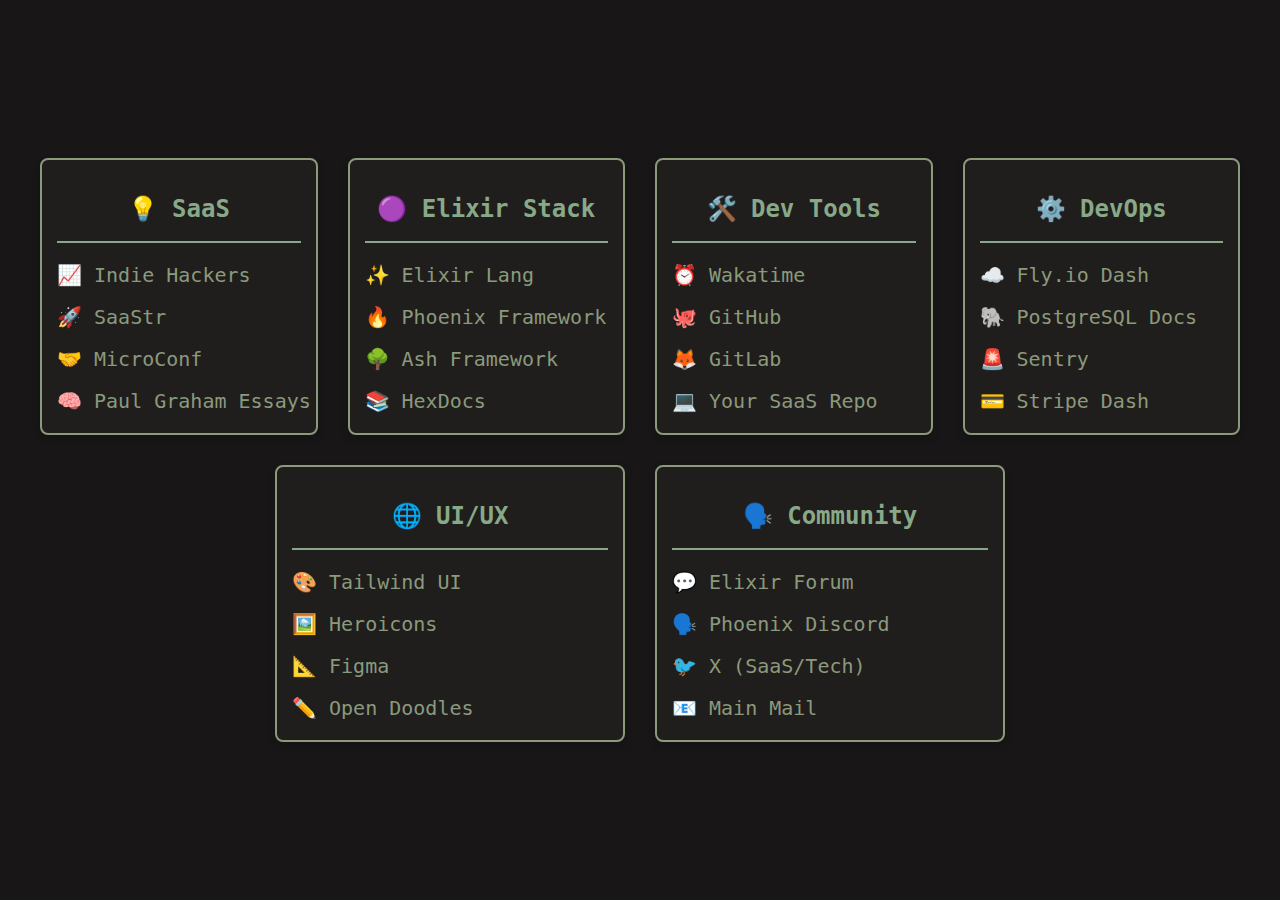
<file: win-dotfiles/app/roming/qutebrowser/config/startpage/index.html>
<!DOCTYPE html>
<meta charset="UTF-8">
<head>
	<title>Homepage</title>
	<link rel="stylesheet" href="common.css">
	<link rel="icon" type="images/png" href="icon.png">
	<script src="main.js"></script>
</head>
<body>
	<div id="target">
		</div>
</body>
</html>
</file>
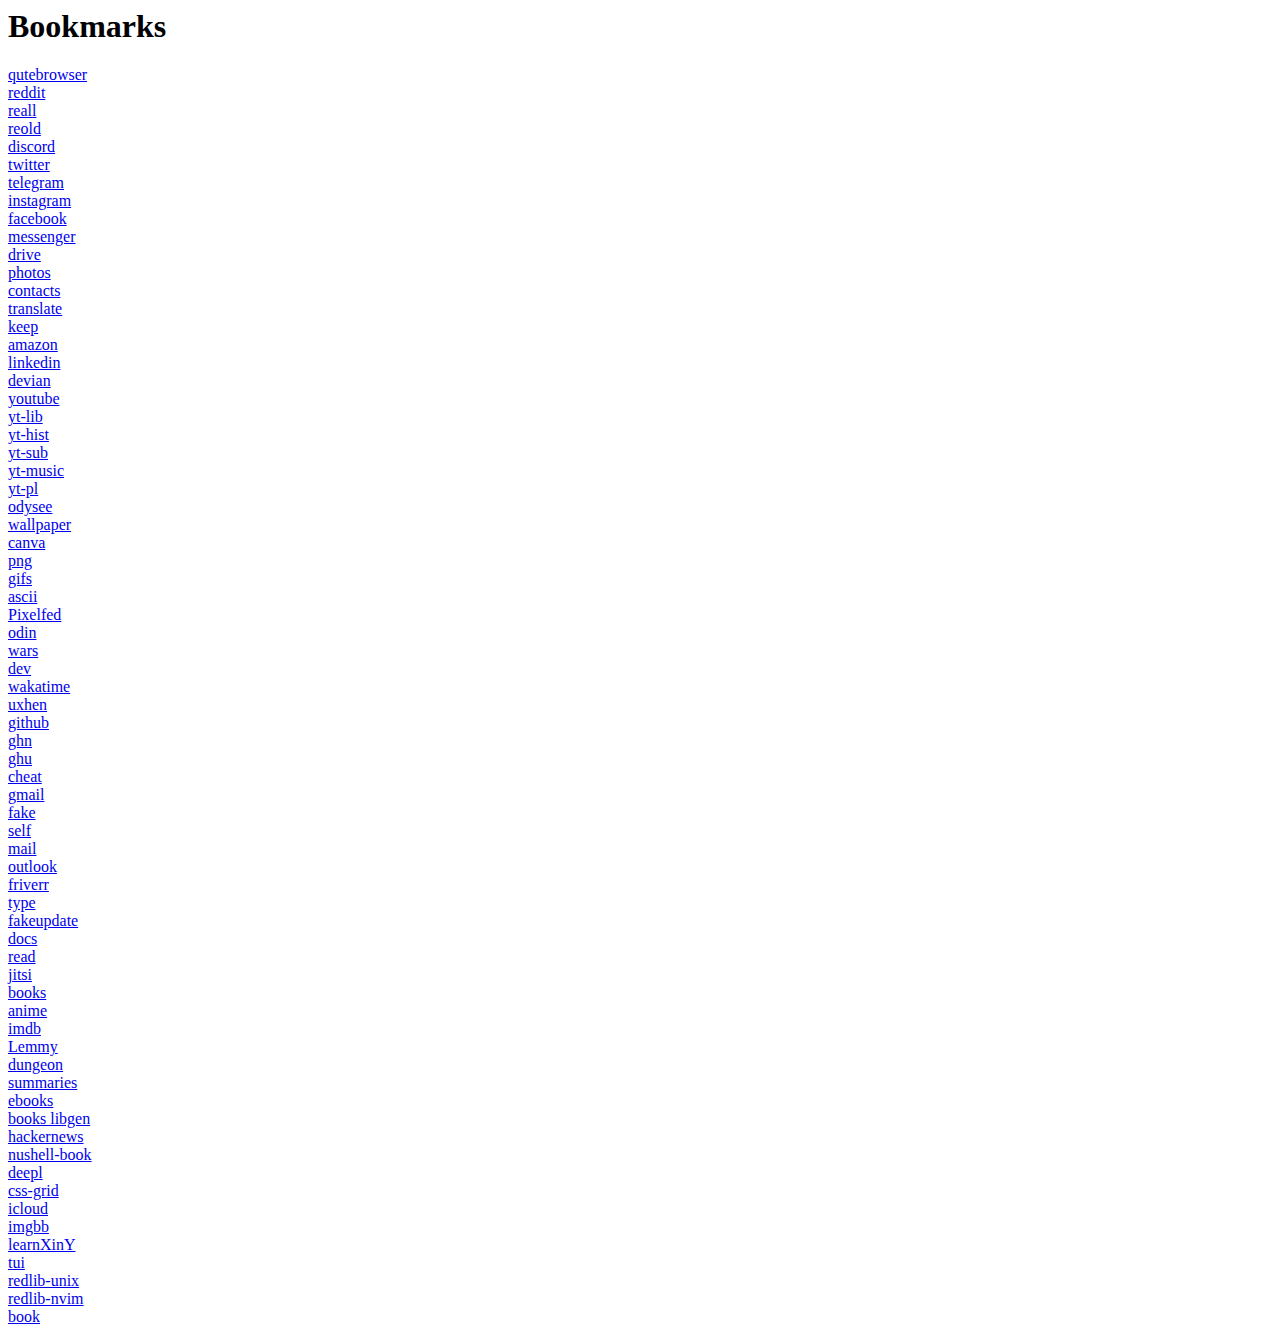
<file: win-dotfiles/others/edge/bookmarks/favorite.html>
<!DOCTYPE NETSCAPE-Bookmark-file-1>
<META HTTP-EQUIV="Content-Type" CONTENT="text/html; charset=UTF-8">
<TITLE>Bookmarks</TITLE>
<H1>Bookmarks</H1>
<DL><p>
    <DT><A HREF="https://qutebrowser.org/doc/help/settings.html">qutebrowser</A>
    <DT><A HREF="https://www.reddit.com/">reddit</A>
    <DT><A HREF="https://www.reddit.com/r/all/">reall</A>
    <DT><A HREF="https://old.reddit.com/">reold</A>
    <DT><A HREF="https://discord.com/app/">discord</A>
    <DT><A HREF="https://twitter.com">twitter</A>
    <DT><A HREF="https://web.telegram.org/k/">telegram</A>
    <DT><A HREF="https://www.instagram.com/">instagram</A>
    <DT><A HREF="https://www.facebook.com/">facebook</A>
    <DT><A HREF="https://www.facebook.com/messages/t">messenger</A>
    <DT><A HREF="https://drive.google.com/drive/u/0/my-drive">drive</A>
    <DT><A HREF="https://photos.google.com">photos</A>
    <DT><A HREF="https://contacts.google.com/">contacts</A>
    <DT><A HREF="https://translate.google.com/">translate</A>
    <DT><A HREF="https://keep.google.com">keep</A>
    <DT><A HREF="https://www.amazon.fr/">amazon</A>
    <DT><A HREF="https://www.linkedin.com/feed/">linkedin</A>
    <DT><A HREF="https://www.deviantart.com/">devian</A>
    <DT><A HREF="https://www.youtube.com/">youtube</A>
    <DT><A HREF="https://www.youtube.com/feed/library">yt-lib</A>
    <DT><A HREF="https://www.youtube.com/feed/history">yt-hist</A>
    <DT><A HREF="https://youtube.com/feed/subscriptions">yt-sub</A>
    <DT><A HREF="https://music.youtube.com/">yt-music</A>
    <DT><A HREF="https://www.youtube.com/playlist?list=WL">yt-pl</A>
    <DT><A HREF="https://odysee.com/">odysee</A>
    <DT><A HREF="https://wallhaven.cc/">wallpaper</A>
    <DT><A HREF="https://www.canva.com/">canva</A>
    <DT><A HREF="https://www.pngfind.com/">png</A>
    <DT><A HREF="http://1041uuu.tumblr.com/">gifs</A>
    <DT><A HREF="https://ascii.nichobi.com">ascii</A>
    <DT><A HREF="https://pixelfed.social">Pixelfed</A>
    <DT><A HREF="https://www.theodinproject.com/paths/full-stack-javascript">odin</A>
    <DT><A HREF="https://www.codewars.com/dashboard">wars</A>
    <DT><A HREF="http://localhost:3000/">dev</A>
    <DT><A HREF="https://wakatime.com/dashboard">wakatime</A>
    <DT><A HREF="https://github.com/uxhen">uxhen</A>
    <DT><A HREF="https://github.com/">github</A>
    <DT><A HREF="https://github.com/new">ghn</A>
    <DT><A HREF="https://github.com/uxhen">ghu</A>
    <DT><A HREF="https://cheat.sh/">cheat</A>
    <DT><A HREF="https://mail.google.com/mail/u/0/#inbox">gmail</A>
    <DT><A HREF="https://mail.google.com/mail/u/0/#inbox">fake</A>
    <DT><A HREF="https://mail.google.com/mail/u/1/#inbox">self</A>
    <DT><A HREF="https://mail.google.com/mail/u/1/#inbox">mail</A>
    <DT><A HREF="https://outlook.office.com/mail/inbox">outlook</A>
    <DT><A HREF="https://www.fiverr.com/catalin_p?up_rollout=true">friverr</A>
    <DT><A HREF="https://monkeytype.com/">type</A>
    <DT><A HREF="https://fakeupdate.net/">fakeupdate</A>
    <DT><A HREF="https://docs.google.com/document/u/1/">docs</A>
    <DT><A HREF="https://readspeeder.com/lessons.html">read</A>
    <DT><A HREF="https://meet.jit.si/">jitsi</A>
    <DT><A HREF="https://allbooksworld.com/">books</A>
    <DT><A HREF="https://anibrain.ai/AI/anime-recommender">anime</A>
    <DT><A HREF="https://www.imdb.com/">imdb</A>
    <DT><A HREF="https://lemmy.ml">Lemmy</A>
    <DT><A HREF="https://play.aidungeon.io/main/home">dungeon</A>
    <DT><A HREF="https://fourminutebooks.com/summaries/">summaries</A>
    <DT><A HREF="https://libribook.com/">ebooks</A>
    <DT><A HREF="https://libgen.li/index.php">books libgen</A>
    <DT><A HREF="https://news.ycombinator.com/">hackernews</A>
    <DT><A HREF="https://www.nushell.sh/book/">nushell-book</A>
    <DT><A HREF="https://www.deepl.com/translator#en/fr/">deepl</A>
    <DT><A HREF="https://www.cssgridplayground.com/">css-grid</A>
    <DT><A HREF="https://www.icloud.com/">icloud</A>
    <DT><A HREF="https://imgbb.com/">imgbb</A>
    <DT><A HREF="https://learnxinyminutes.com/">learnXinY</A>
    <DT><A HREF="https://terminaltrove.com/categories/tui/">tui</A>
    <DT><A HREF="https://redlib.perennialte.ch/r/unixporn">redlib-unix</A>
    <DT><A HREF="https://redlib.perennialte.ch/r/neovim">redlib-nvim</A>
    <DT><A HREF="https://be1lib.org/">book</A>
</DL><p>
</file>
<file: win-dotfiles/app/roming/qutebrowser/config/startpage/common.css>
/* 1. Import Fira Code from Google Fonts */
@import url("https://fonts.googleapis.com/css2?family=Fira+Code:wght@300..700&display=swap");

/* Styling for the entire page */
::selection {
  color: #7a8382;
  background: #d3869b;
}

body {
  background-color: #181616;
  color: #8a9a7b;
  font-size: 20px;
  margin: 0;
  height: 100vh;
  display: flex;
  justify-content: center;
  align-items: center;
  overflow: auto;

  /* Set Fira Code as the primary font, with monospace and emoji fallbacks */
  font-family:
    "JetBrainsMono Nerd Font",
    monospace,
    -apple-system,
    BlinkMacSystemFont,
    "Segoe UI",
    Roboto,
    Oxygen,
    Ubuntu,
    Cantarell,
    "Fira Sans",
    "Droid Sans",
    "Helvetica Neue",
    sans-serif,
    "Apple Color Emoji",
    "Segoe UI Emoji",
    "Segoe UI Symbol";
}

/* Link styling */
a:link {
  color: #8a9a7b;
  background-color: transparent;
  text-decoration: none;
  display: flex; /* Keep this to align emoji and text vertically */
  align-items: center; /* Keep this to align emoji and text vertically */

  /* NEW: Prevent link text from wrapping */
  white-space: nowrap;
}

a:visited {
  color: #8a9a7b;
  background-color: transparent;
  text-decoration: none;
}

a:hover {
  color: #7a8382;
  background-color: transparent;
  text-decoration: underline;
}

a:active {
  color: #8a9a7b;
  background-color: transparent;
  text-decoration: underline;
}

/* Main container for all link categories - now this is the item being centered by body */
#target {
  padding: 20px;
  box-sizing: border-box;
}

/* Container for the link categories themselves (the Flexbox parent) */
#links-container {
  display: flex;
  flex-wrap: wrap;
  justify-content: center; /* Still centers the entire block of category columns */
  gap: 30px;
  max-width: 1200px; /* Limit overall width so columns wrap */
  width: 100%;
  box-sizing: border-box;
}

/* Styling for each category column/card */
.category-column {
  /* REMOVE fixed width: this allows cards to be flexible */
  /* width: 250px; */

  /* NEW: Flex properties for equal distribution and minimum size */
  flex: 1; /* Allows columns to grow and shrink, trying to fill space equally */
  min-width: 250px; /* Sets a minimum width, but allows it to expand */
  max-width: 350px; /* Optional: Sets a maximum width to prevent excessively wide cards */

  background-color: #201d1d;
  border: 2px solid #8a9a7b;
  border-radius: 8px;
  padding: 15px;
  box-shadow: 0 4px 8px rgba(0, 0, 0, 0.2);

  text-align: left; /* Keep this for links */

  box-sizing: border-box;

  /* NEW: Ensure this element itself doesn't force line breaks */
  white-space: normal; /* Override potential inheritance, ensure inner text can wrap if needed, but we prevent it on h2 and a */
  overflow: hidden; /* Prevent content from breaking out if too wide */
}

/* Category header styling */
.category-column h2 {
  padding: 20px 0;
  position: relative;
  color: #87a987;
  margin-top: 0;
  margin-bottom: 15px;
  font-size: 24px;
  text-align: center; /* Keep this for titles */
  /* NEW: Prevent category title text from wrapping */
  white-space: nowrap;
  overflow: hidden; /* Hide anything that goes beyond the boundary */
  text-overflow: ellipsis; /* Optional: Show ellipsis for overflowing title if it becomes too long */
}

.category-column h2::before {
  content: "";
  position: absolute;
  left: 0;
  bottom: 0;
  width: 100%;
  height: 2px;
  background: #87a987;
}

/* List of links within each category */
.link-list {
  display: flex;
  flex-direction: column;
  gap: 8px;
}

/* Styling for individual link wrappers to ensure consistent spacing */
.link-list div {
  padding: 5px 0;
}
</file>
